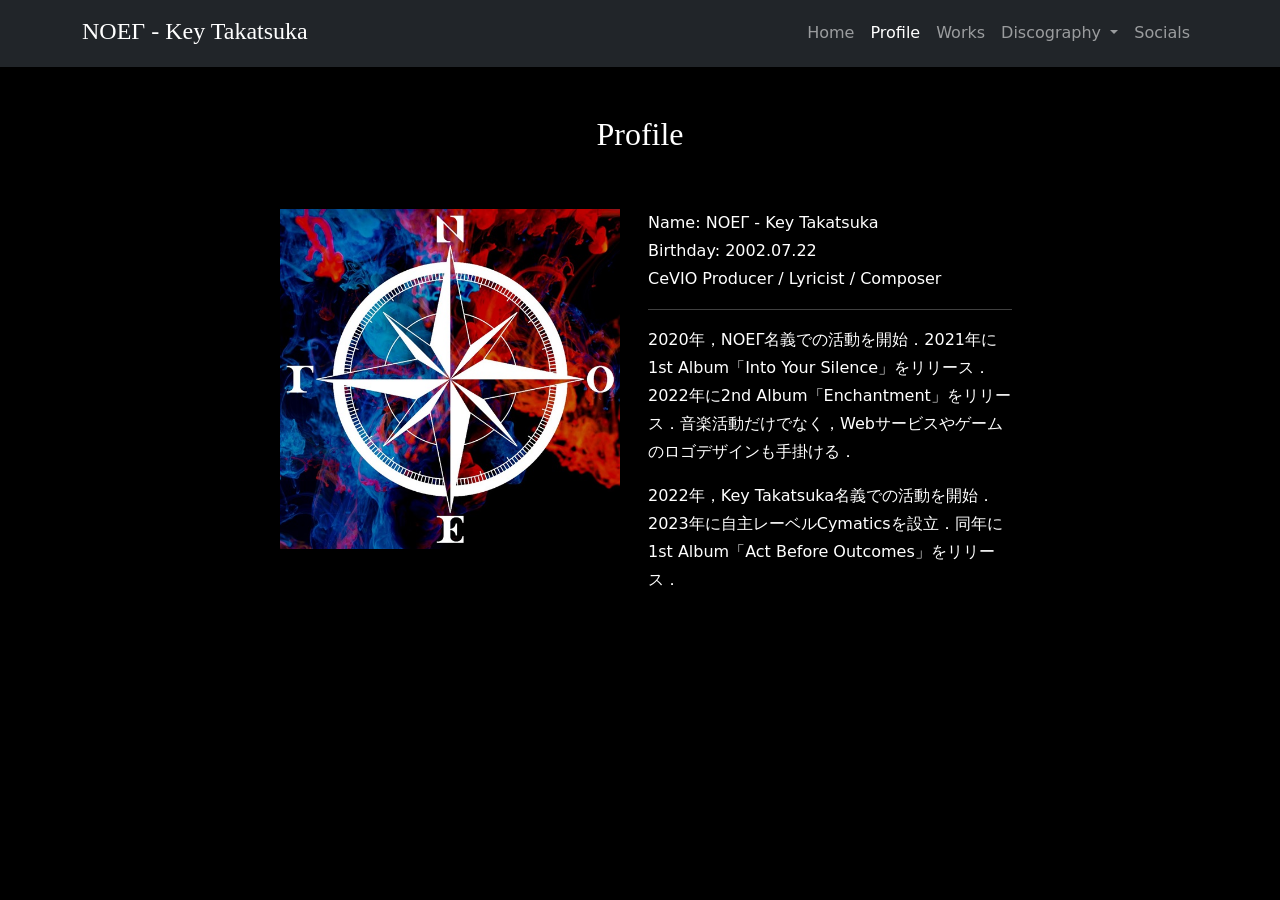
<file: Profile/index.html>
<!doctype html>
<html lang="en">
  <head>
    <meta charset="utf-8">
    <meta name="viewport" content="width=device-width, initial-scale=1">
    <title>Profile | NOE&Gamma; - Key Takatsuka</title>
    <link rel="shortcut icon" href="../media/favicon.ico"/>
    <link href="https://cdn.jsdelivr.net/npm/bootstrap@5.3.0/dist/css/bootstrap.min.css" rel="stylesheet" integrity="sha384-9ndCyUaIbzAi2FUVXJi0CjmCapSmO7SnpJef0486qhLnuZ2cdeRhO02iuK6FUUVM" crossorigin="anonymous">
  </head>
  <body class="bg-black text-white">
    <nav class="navbar navbar-expand-lg navbar-dark bg-dark">
  <div class="container">
    <a class="navbar-brand" href="#">
      <h4 class="text-white pt-1">
        <font face="serif">
          NOE&Gamma; - Key Takatsuka
        </font>
      </h4>
    </a>
    <button class="navbar-toggler" type="button" data-bs-toggle="collapse" data-bs-target="#navbarSupportedContent" aria-controls="navbarSupportedContent" aria-expanded="false" aria-label="Toggle navigation">
      <span class="navbar-toggler-icon"></span>
    </button>
    <div class="collapse navbar-collapse" id="navbarSupportedContent">
      <ul class="navbar-nav ms-auto mb-2 mb-lg-0">
        <li class="nav-item">
          <a class="nav-link" href="../index.html">Home</a>
        </li>
        <li class="nav-item">
          <a class="nav-link active" href="#">Profile</a>
        </li>
        <li class="nav-item">
          <a class="nav-link" href="../Works/index.html">Works</a>
        </li>
        <li class="nav-item dropdown">
          <a class="nav-link dropdown-toggle" aria-current="page" href="#" role="button" data-bs-toggle="dropdown" aria-expanded="false">
            Discography
          </a>
          <ul class="dropdown-menu" data-bs-theme="dark">
            <li><a class="dropdown-item " href="../Discography/NOEL/index.html">NOE&Gamma;</a></li>
            <li><a class="dropdown-item" href="../Discography/KeyTakatsuka/index.html">Key Takatsuka</a></li>
          </ul>
        </li>
        <li class="nav-item">
          <a class="nav-link" href="../Socials/index.html">Socials</a>
        </li>
      </ul>
    </div>
  </div>
</nav>
<h2 class="text-center my-5">
  <font face="serif">
    Profile
  </font>
</h2>
<div class="container my-5">
  <div class="row">
    <div class="col-md-2"></div>
    <div class="col-md-4"><img src="media/icon.jpg" class="img-fluid px-5 py-2 px-md-2"></div>
    <div class="col-md-4 px-5 py-2 px-md-2" style="line-height:1.75rem">
      <p>Name: NOE&Gamma; - Key Takatsuka<br>Birthday: 2002.07.22<br>CeVIO Producer / Lyricist / Composer</p>
      <hr>
      <p>2020年，NOE&Gamma;名義での活動を開始．2021年に1st Album「Into Your Silence」をリリース．2022年に2nd Album「Enchantment」をリリース．音楽活動だけでなく，Webサービスやゲームのロゴデザインも手掛ける．</p>
      <p>2022年，Key Takatsuka名義での活動を開始．2023年に自主レーベルCymaticsを設立．同年に1st Album「Act Before Outcomes」をリリース．</p>
    </div>
    <div class="col-md-2"></div>
  </div>
</div>
    <script src="https://cdn.jsdelivr.net/npm/bootstrap@5.3.0/dist/js/bootstrap.bundle.min.js" integrity="sha384-geWF76RCwLtnZ8qwWowPQNguL3RmwHVBC9FhGdlKrxdiJJigb/j/68SIy3Te4Bkz" crossorigin="anonymous"></script>
  </body>
</html>
</file>
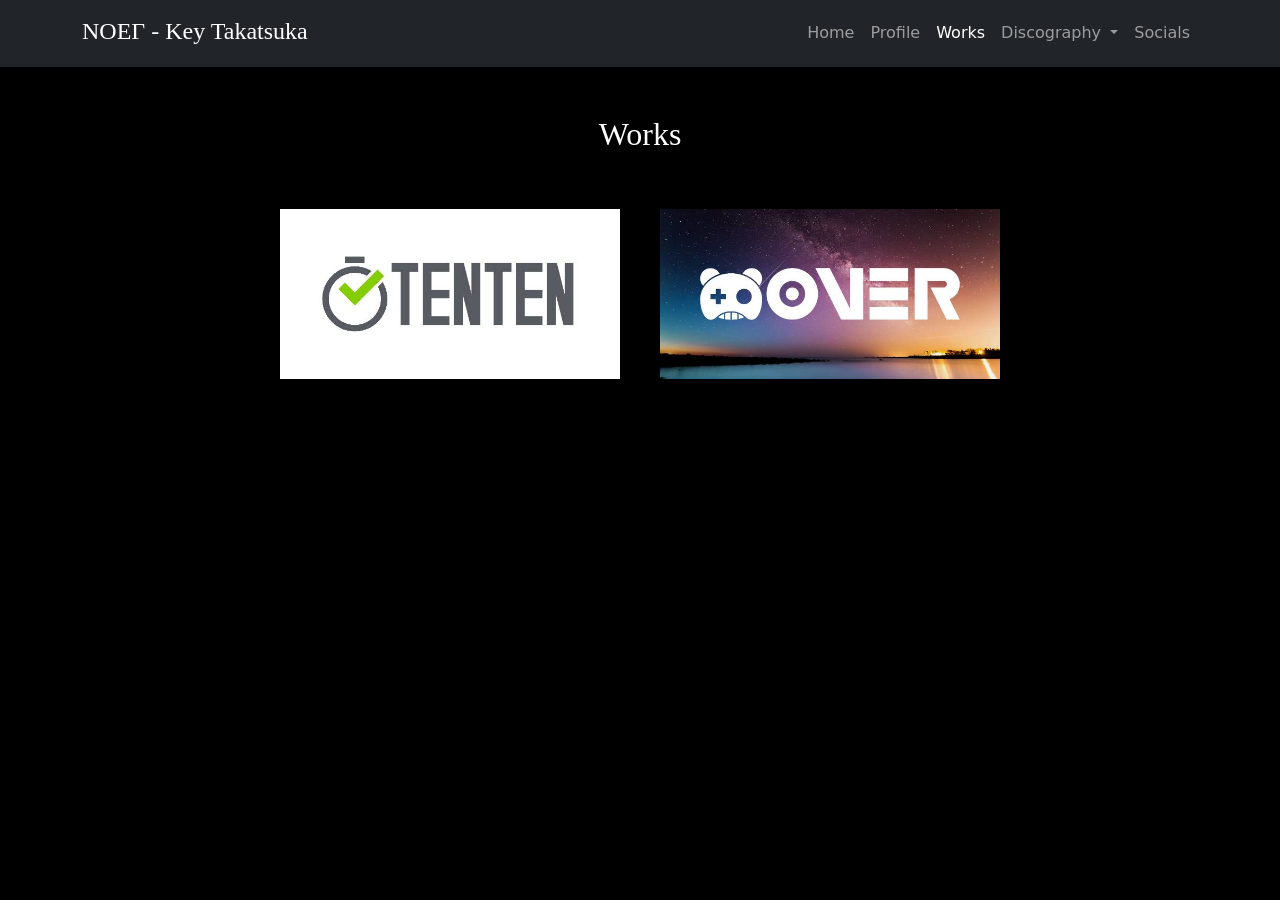
<file: Works/index.html>
<!doctype html>
<html lang="en">
  <head>
    <meta charset="utf-8">
    <meta name="viewport" content="width=device-width, initial-scale=1">
    <title>Works | NOE&Gamma; - Key Takatsuka</title>
    <link rel="shortcut icon" href="../media/favicon.ico"/>
    <link href="https://cdn.jsdelivr.net/npm/bootstrap@5.3.0/dist/css/bootstrap.min.css" rel="stylesheet" integrity="sha384-9ndCyUaIbzAi2FUVXJi0CjmCapSmO7SnpJef0486qhLnuZ2cdeRhO02iuK6FUUVM" crossorigin="anonymous">
  </head>
  <body class="bg-black text-white">
    <nav class="navbar navbar-expand-lg navbar-dark bg-dark">
  <div class="container">
    <a class="navbar-brand" href="#">
      <h4 class="text-white pt-1">
        <font face="serif">
          NOE&Gamma; - Key Takatsuka
        </font>
      </h4>
    </a>
    <button class="navbar-toggler" type="button" data-bs-toggle="collapse" data-bs-target="#navbarSupportedContent" aria-controls="navbarSupportedContent" aria-expanded="false" aria-label="Toggle navigation">
      <span class="navbar-toggler-icon"></span>
    </button>
    <div class="collapse navbar-collapse" id="navbarSupportedContent">
      <ul class="navbar-nav ms-auto mb-2 mb-lg-0">
        <li class="nav-item">
          <a class="nav-link" href="../index.html">Home</a>
        </li>
        <li class="nav-item">
          <a class="nav-link" href="../Profile/index.html">Profile</a>
        </li>
        <li class="nav-item">
          <a class="nav-link active" href="#">Works</a>
        </li>
        <li class="nav-item dropdown">
          <a class="nav-link dropdown-toggle" aria-current="page" href="#" role="button" data-bs-toggle="dropdown" aria-expanded="false">
            Discography
          </a>
          <ul class="dropdown-menu" data-bs-theme="dark">
            <li><a class="dropdown-item " href="../Discography/NOEL/index.html">NOE&Gamma;</a></li>
            <li><a class="dropdown-item" href="../Discography/KeyTakatsuka/index.html">Key Takatsuka</a></li>
          </ul>
        </li>
        <li class="nav-item">
          <a class="nav-link" href="../Socials/index.html">Socials</a>
        </li>
      </ul>
    </div>
  </div>
</nav>
<h2 class="text-center my-5">
  <font face="serif">
    Works
  </font>
</h2>
<div class="container my-5">
  <div class="row">
    <div class="col-md-2"></div>
    <div class="col-md-4"><a href="TenTen/index.html"><img src="media/TENTEN.jpg" class="img-fluid px-5 py-2 px-md-2"></a></div>
    <div class="col-md-4"><a href="OVER/index.html"><img src="media/OVER.jpg" class="img-fluid px-5 py-2 px-md-2"></a></div>
    <div class="col-md-2"></div>
  </div>
</div>
    <script src="https://cdn.jsdelivr.net/npm/bootstrap@5.3.0/dist/js/bootstrap.bundle.min.js" integrity="sha384-geWF76RCwLtnZ8qwWowPQNguL3RmwHVBC9FhGdlKrxdiJJigb/j/68SIy3Te4Bkz" crossorigin="anonymous"></script>
  </body>
</html>
</file>
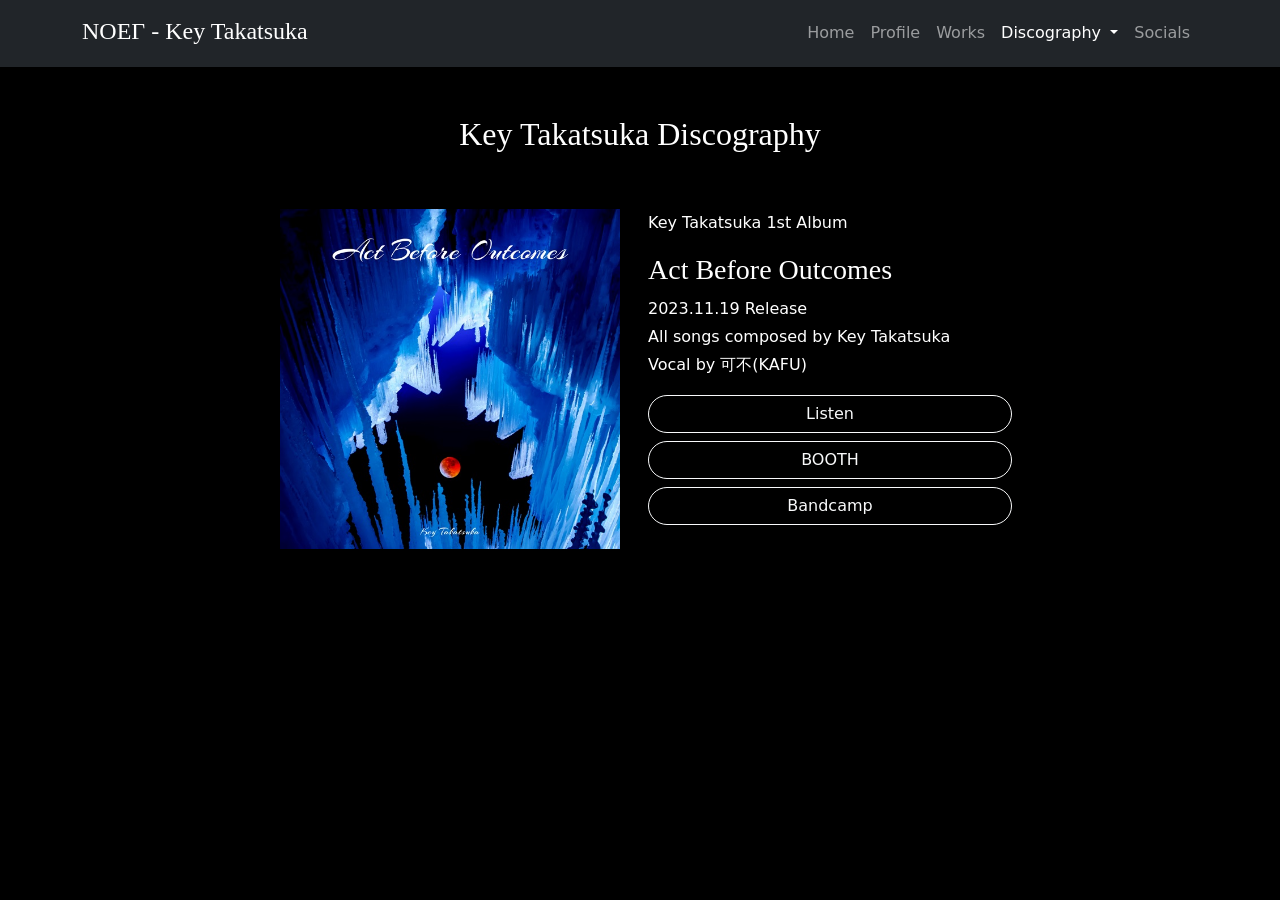
<file: Discography/KeyTakatsuka/index.html>
<!doctype html>
<html lang="en">
  <head>
    <meta charset="utf-8">
    <meta name="viewport" content="width=device-width, initial-scale=1">
    <title>Discography | NOE&Gamma; - Key Takatsuka</title>
    <link rel="shortcut icon" href="../../media/favicon.ico"/>
    <link href="https://cdn.jsdelivr.net/npm/bootstrap@5.3.0/dist/css/bootstrap.min.css" rel="stylesheet" integrity="sha384-9ndCyUaIbzAi2FUVXJi0CjmCapSmO7SnpJef0486qhLnuZ2cdeRhO02iuK6FUUVM" crossorigin="anonymous">
  </head>
  <body class="bg-black text-white">
    <nav class="navbar navbar-expand-lg navbar-dark bg-dark">
  <div class="container">
    <a class="navbar-brand" href="#">
      <h4 class="text-white pt-1">
        <font face="serif">
          NOE&Gamma; - Key Takatsuka
        </font>
      </h4>
    </a>
    <button class="navbar-toggler" type="button" data-bs-toggle="collapse" data-bs-target="#navbarSupportedContent" aria-controls="navbarSupportedContent" aria-expanded="false" aria-label="Toggle navigation">
      <span class="navbar-toggler-icon"></span>
    </button>
    <div class="collapse navbar-collapse" id="navbarSupportedContent">
      <ul class="navbar-nav ms-auto mb-2 mb-lg-0">
        <li class="nav-item">
          <a class="nav-link" href="../../index.html">Home</a>
        </li>
        <li class="nav-item">
          <a class="nav-link" href="../../Profile/index.html">Profile</a>
        </li>
        <li class="nav-item">
          <a class="nav-link" href="../../Works/index.html">Works</a>
        </li>
        <li class="nav-item dropdown">
          <a class="nav-link active dropdown-toggle" aria-current="page" href="#" role="button" data-bs-toggle="dropdown" aria-expanded="false">
            Discography
          </a>
          <ul class="dropdown-menu" data-bs-theme="dark">
            <li><a class="dropdown-item " href="../NOEL/index.html">NOE&Gamma;</a></li>
            <li><a class="dropdown-item" href="#">Key Takatsuka</a></li>
          </ul>
        </li>
        <li class="nav-item">
          <a class="nav-link" href="../../Socials/index.html">Socials</a>
        </li>
      </ul>
    </div>
  </div>
</nav>
<h2 class="text-center my-5">
  <font face="serif">
    Key Takatsuka Discography
  </font>
</h2>
<div class="container my-5">
  <div class="row">
    <div class="col-md-2"></div>
    <div class="col-md-4"><img src="media/Act_Before_Outcomes.jpg" class="img-fluid px-5 py-2 px-md-2"></div>
    <div class="col-md-4 px-5 py-2 px-md-2" style="line-height:1.75rem">
      <p>Key Takatsuka 1st Album</p>
      <font face="serif">
        <h3>Act Before Outcomes</h3>
      </font>
      <p>2023.11.19 Release<br>All songs composed by Key Takatsuka<br>Vocal by 可不(KAFU)</p>
      <div class="d-grid gap-2">
        <a href="https://nodee.net/a/0bkgaxrz" target="_blank" type="button" class="btn btn-outline-light rounded-pill">Listen</a>
        <a href="https://keytakatsuka.booth.pm/items/5265125" target="_blank" type="button" class="btn btn-outline-light rounded-pill">BOOTH</a>
        <a href="https://noel-404.bandcamp.com/album/act-before-outcomes" target="_blank" type="button" class="btn btn-outline-light rounded-pill">Bandcamp</a>
      </div>
    </div>
    <div class="col-md-2"></div>
  </div>
</div>
    <script src="https://cdn.jsdelivr.net/npm/bootstrap@5.3.0/dist/js/bootstrap.bundle.min.js" integrity="sha384-geWF76RCwLtnZ8qwWowPQNguL3RmwHVBC9FhGdlKrxdiJJigb/j/68SIy3Te4Bkz" crossorigin="anonymous"></script>
  </body>
</html>
</file>
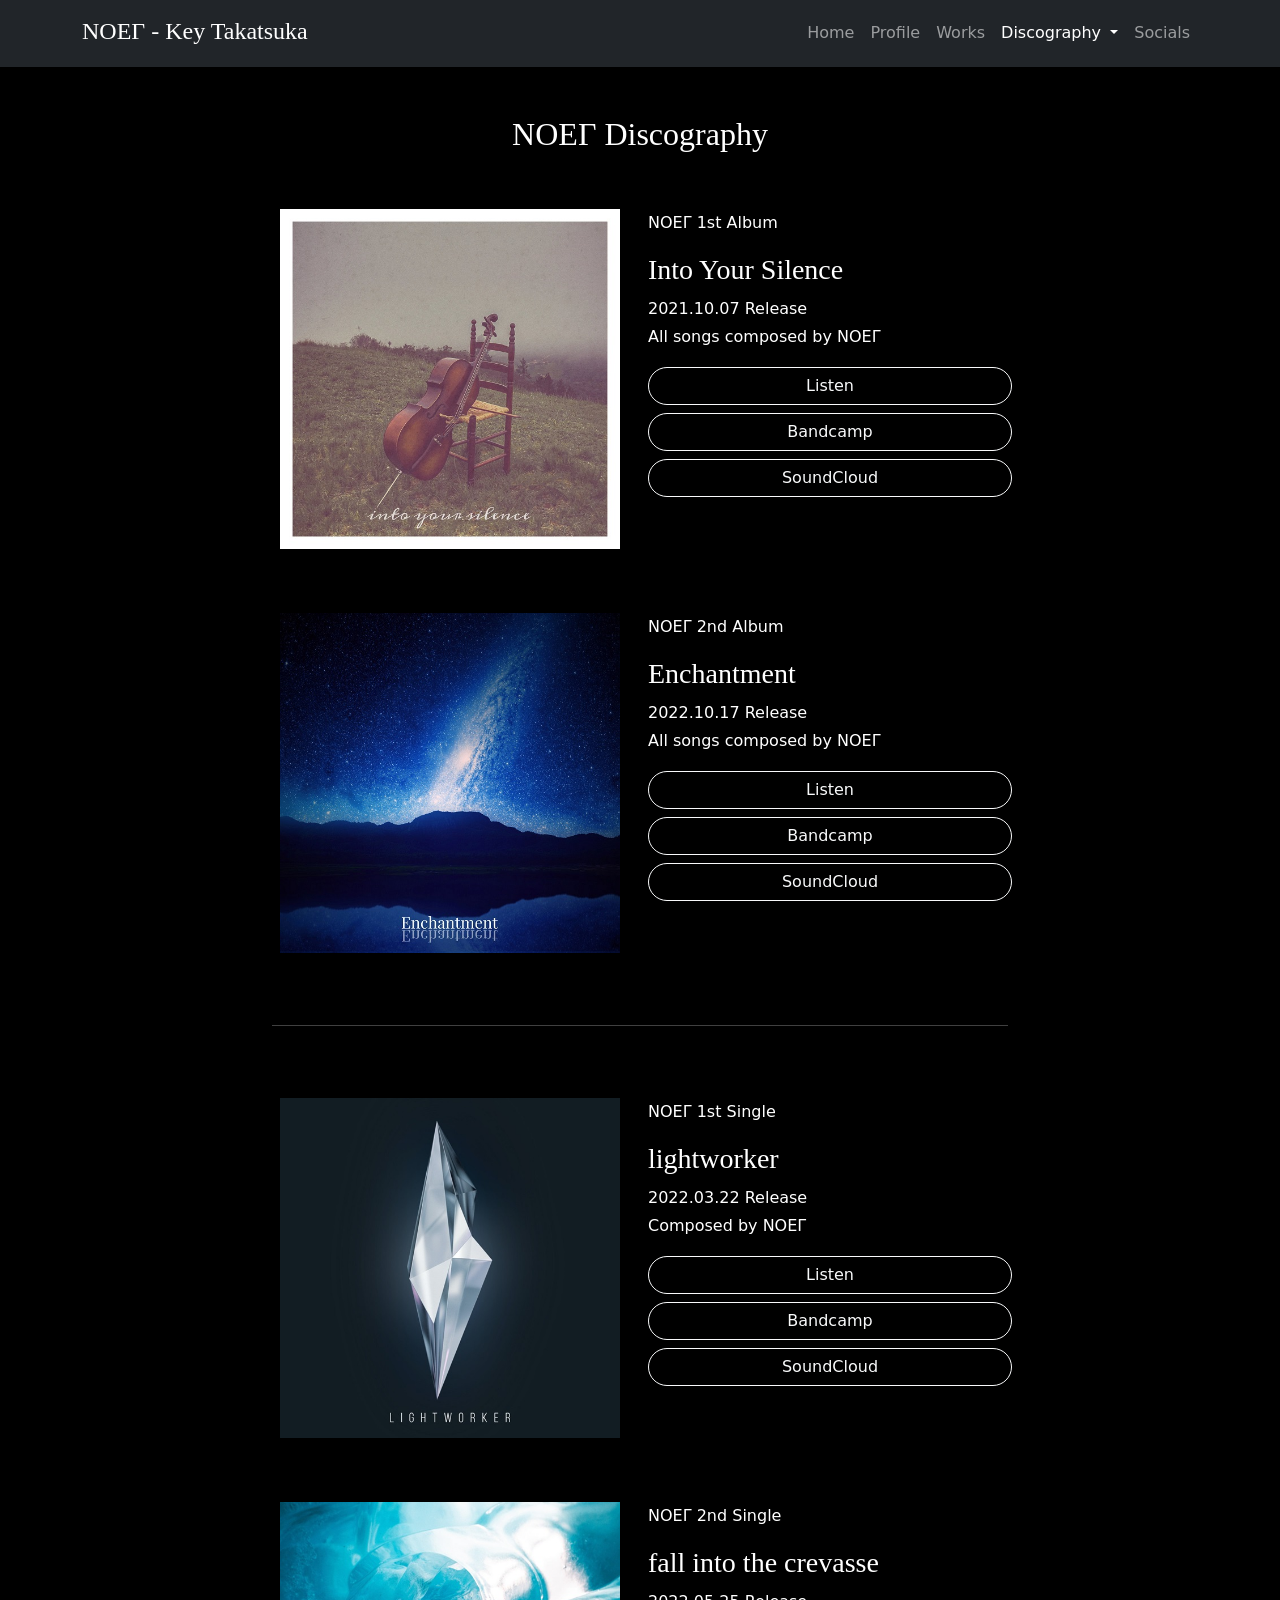
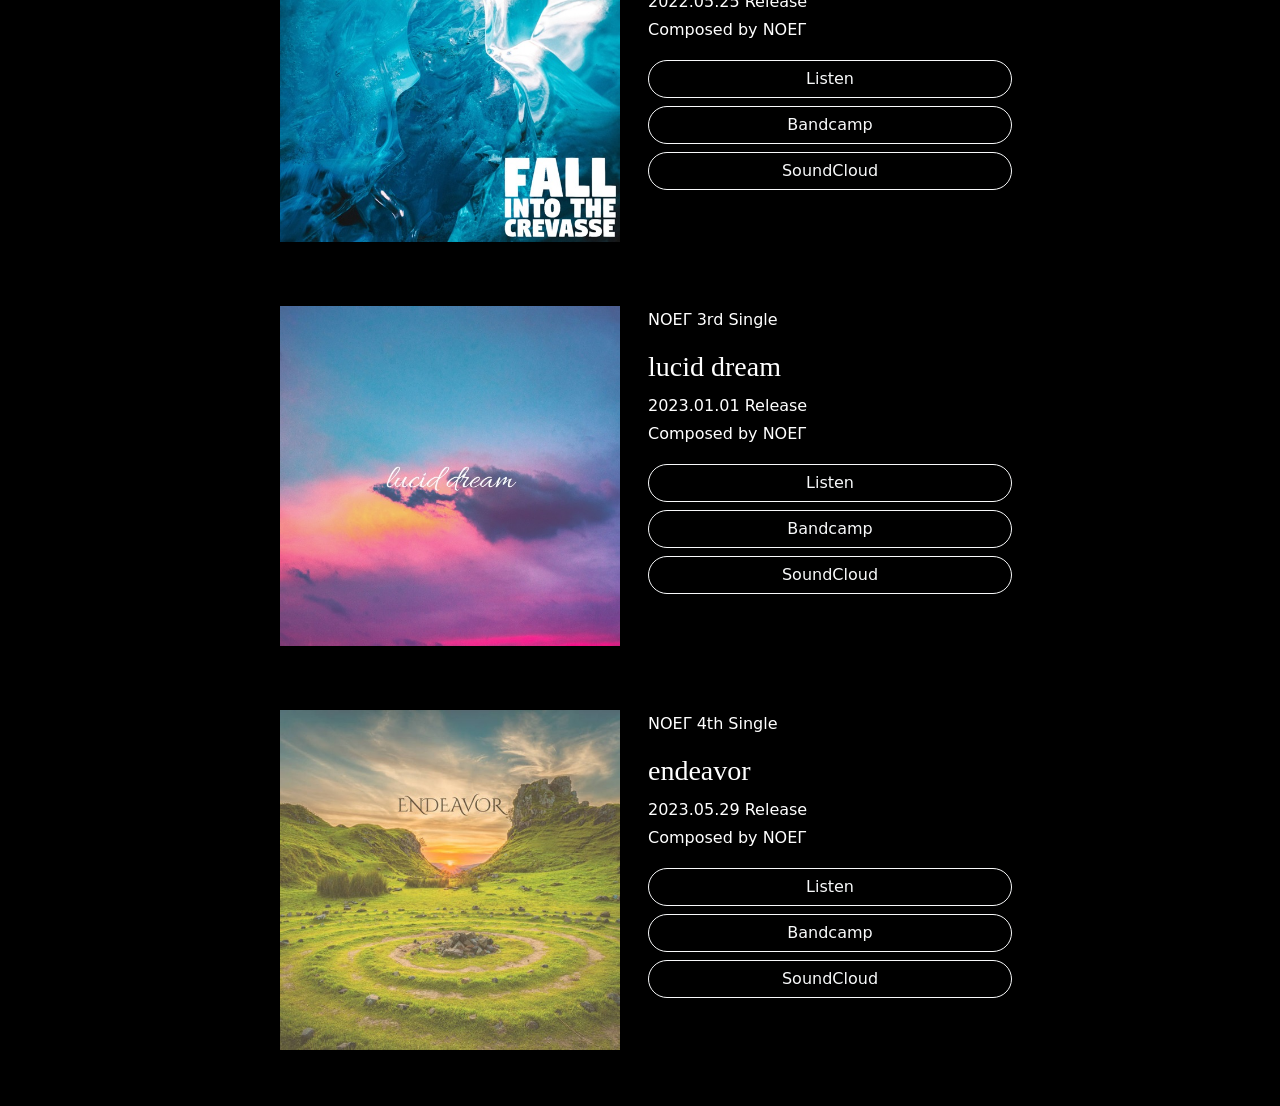
<file: Discography/NOEL/index.html>
<!doctype html>
<html lang="en">
  <head>
    <meta charset="utf-8">
    <meta name="viewport" content="width=device-width, initial-scale=1">
    <title>Discography | NOE&Gamma; - Key Takatsuka</title>
    <link rel="shortcut icon" href="../../media/favicon.ico"/>
    <link href="https://cdn.jsdelivr.net/npm/bootstrap@5.3.0/dist/css/bootstrap.min.css" rel="stylesheet" integrity="sha384-9ndCyUaIbzAi2FUVXJi0CjmCapSmO7SnpJef0486qhLnuZ2cdeRhO02iuK6FUUVM" crossorigin="anonymous">
  </head>
  <body class="bg-black text-white">
    <nav class="navbar navbar-expand-lg navbar-dark bg-dark">
  <div class="container">
    <a class="navbar-brand" href="#">
      <h4 class="text-white pt-1">
        <font face="serif">
          NOE&Gamma; - Key Takatsuka
        </font>
      </h4>
    </a>
    <button class="navbar-toggler" type="button" data-bs-toggle="collapse" data-bs-target="#navbarSupportedContent" aria-controls="navbarSupportedContent" aria-expanded="false" aria-label="Toggle navigation">
      <span class="navbar-toggler-icon"></span>
    </button>
    <div class="collapse navbar-collapse" id="navbarSupportedContent">
      <ul class="navbar-nav ms-auto mb-2 mb-lg-0">
        <li class="nav-item">
          <a class="nav-link" href="../../index.html">Home</a>
        </li>
        <li class="nav-item">
          <a class="nav-link" href="../../Profile/index.html">Profile</a>
        </li>
        <li class="nav-item">
          <a class="nav-link" href="../../Works/index.html">Works</a>
        </li>
        <li class="nav-item dropdown">
          <a class="nav-link active dropdown-toggle" aria-current="page" href="#" role="button" data-bs-toggle="dropdown" aria-expanded="false">
            Discography
          </a>
          <ul class="dropdown-menu" data-bs-theme="dark">
            <li><a class="dropdown-item " href="#">NOE&Gamma;</a></li>
            <li><a class="dropdown-item" href="../KeyTakatsuka/index.html">Key Takatsuka</a></li>
          </ul>
        </li>
        <li class="nav-item">
          <a class="nav-link" href="../../Socials/index.html">Socials</a>
        </li>
      </ul>
    </div>
  </div>
</nav>
<h2 class="text-center my-5">
  <font face="serif">
    NOE&Gamma; Discography
  </font>
</h2>
<div class="container my-5">
  <div class="row">
    <div class="col-md-2"></div>
    <div class="col-md-4"><img src="media/Into_Your_Silence.jpg" class="img-fluid px-5 py-2 px-md-2"></div>
    <div class="col-md-4 px-5 py-2 px-md-2" style="line-height:1.75rem">
      <p>NOE&Gamma; 1st Album</p>
      <font face="serif">
        <h3>Into Your Silence</h3>
      </font>
      <p>2021.10.07 Release<br>All songs composed by NOE&Gamma;</p>
      <div class="d-grid gap-2">
        <a href="https://linkcloud.mu/7a99e7e9" target="_blank" type="button" class="btn btn-outline-light rounded-pill">Listen</a>
        <a href="https://noel-404.bandcamp.com/album/into-your-silence" target="_blank" type="button" class="btn btn-outline-light rounded-pill">Bandcamp</a>
        <a href="https://soundcloud.com/noel_404/sets/into-your-silence" target="_blank" type="button" class="btn btn-outline-light rounded-pill">SoundCloud</a>
      </div>
    </div>
    <div class="col-md-2"></div>
  </div>
</div>
<div class="container my-5">
  <div class="row">
    <div class="col-md-2"></div>
    <div class="col-md-4"><img src="media/Enchantment.jpg" class="img-fluid px-5 py-2 px-md-2"></div>
    <div class="col-md-4 px-5 py-2 px-md-2" style="line-height:1.75rem">
      <p>NOE&Gamma; 2nd Album</p>
      <font face="serif">
        <h3>Enchantment</h3>
      </font>
      <p>2022.10.17 Release<br>All songs composed by NOE&Gamma;</p>
      <div class="d-grid gap-2">
        <a href="https://linkcloud.mu/5fc3da27" target="_blank" type="button" class="btn btn-outline-light rounded-pill">Listen</a>
        <a href="https://noel-404.bandcamp.com/album/enchantment" target="_blank" type="button" class="btn btn-outline-light rounded-pill">Bandcamp</a>
        <a href="https://soundcloud.com/noel_404/sets/enchantment" target="_blank" type="button" class="btn btn-outline-light rounded-pill">SoundCloud</a>
      </div>
    </div>
    <div class="col-md-2"></div>
  </div>
</div>
<div class="container my-5">
  <div class="row">
    <div class="col-md-2"></div>
    <div class="col-md-8"><hr></div>
    <div class="col-md-2"></div>
  </div>
</div>
<div class="container my-5">
  <div class="row">
    <div class="col-md-2"></div>
    <div class="col-md-4"><img src="media/lightworker.jpg" class="img-fluid px-5 py-2 px-md-2"></div>
    <div class="col-md-4 px-5 py-2 px-md-2" style="line-height:1.75rem">
      <p>NOE&Gamma; 1st Single</p>
      <font face="serif">
        <h3>lightworker</h3>
      </font>
      <p>2022.03.22 Release<br>Composed by NOE&Gamma;</p>
      <div class="d-grid gap-2">
        <a href="https://linkcloud.mu/b7aca36d" target="_blank" type="button" class="btn btn-outline-light rounded-pill">Listen</a>
        <a href="https://noel-404.bandcamp.com/track/lightworker" target="_blank" type="button" class="btn btn-outline-light rounded-pill">Bandcamp</a>
        <a href="https://soundcloud.com/noel_404/lightworker" target="_blank" type="button" class="btn btn-outline-light rounded-pill">SoundCloud</a>
      </div>
    </div>
    <div class="col-md-2"></div>
  </div>
</div>
<div class="container my-5">
  <div class="row">
    <div class="col-md-2"></div>
    <div class="col-md-4"><img src="media/fall_into_the_crevasse.jpg" class="img-fluid px-5 py-2 px-md-2"></div>
    <div class="col-md-4 px-5 py-2 px-md-2" style="line-height:1.75rem">
      <p>NOE&Gamma; 2nd Single</p>
      <font face="serif">
        <h3>fall into the crevasse</h3>
      </font>
      <p>2022.05.25 Release<br>Composed by NOE&Gamma;</p>
      <div class="d-grid gap-2">
        <a href="https://linkcloud.mu/6e1dc845" target="_blank" type="button" class="btn btn-outline-light rounded-pill">Listen</a>
        <a href="https://noel-404.bandcamp.com/track/fall-into-the-crevasse" target="_blank" type="button" class="btn btn-outline-light rounded-pill">Bandcamp</a>
        <a href="https://soundcloud.com/noel_404/fall-into-the-crevasse" target="_blank" type="button" class="btn btn-outline-light rounded-pill">SoundCloud</a>
      </div>
    </div>
    <div class="col-md-2"></div>
  </div>
</div>
<div class="container my-5">
  <div class="row">
    <div class="col-md-2"></div>
    <div class="col-md-4"><img src="media/lucid_dream.jpg" class="img-fluid px-5 py-2 px-md-2"></div>
    <div class="col-md-4 px-5 py-2 px-md-2" style="line-height:1.75rem">
      <p>NOE&Gamma; 3rd Single</p>
      <font face="serif">
        <h3>lucid dream</h3>
      </font>
      <p>2023.01.01 Release<br>Composed by NOE&Gamma;</p>
      <div class="d-grid gap-2">
        <a href="https://linkcloud.mu/5129ffd3" target="_blank" type="button" class="btn btn-outline-light rounded-pill">Listen</a>
        <a href="https://noel-404.bandcamp.com/track/lucid-dream" target="_blank" type="button" class="btn btn-outline-light rounded-pill">Bandcamp</a>
        <a href="https://soundcloud.com/noel_404/lucid-dream" target="_blank" type="button" class="btn btn-outline-light rounded-pill">SoundCloud</a>
      </div>
    </div>
    <div class="col-md-2"></div>
  </div>
</div>
<div class="container my-5">
  <div class="row">
    <div class="col-md-2"></div>
    <div class="col-md-4"><img src="media/endeavor.jpg" class="img-fluid px-5 py-2 px-md-2"></div>
    <div class="col-md-4 px-5 py-2 px-md-2" style="line-height:1.75rem">
      <p>NOE&Gamma; 4th Single</p>
      <font face="serif">
        <h3>endeavor</h3>
      </font>
      <p>2023.05.29 Release<br>Composed by NOE&Gamma;</p>
      <div class="d-grid gap-2">
        <a href="https://linkcloud.mu/7c2fe8ca" target="_blank" type="button" class="btn btn-outline-light rounded-pill">Listen</a>
        <a href="https://noel-404.bandcamp.com/track/endeavor" target="_blank" type="button" class="btn btn-outline-light rounded-pill">Bandcamp</a>
        <a href="https://soundcloud.com/noel_404/endeavor" target="_blank" type="button" class="btn btn-outline-light rounded-pill">SoundCloud</a>
      </div>
    </div>
    <div class="col-md-2"></div>
  </div>
</div>
    <script src="https://cdn.jsdelivr.net/npm/bootstrap@5.3.0/dist/js/bootstrap.bundle.min.js" integrity="sha384-geWF76RCwLtnZ8qwWowPQNguL3RmwHVBC9FhGdlKrxdiJJigb/j/68SIy3Te4Bkz" crossorigin="anonymous"></script>
  </body>
</html>
</file>
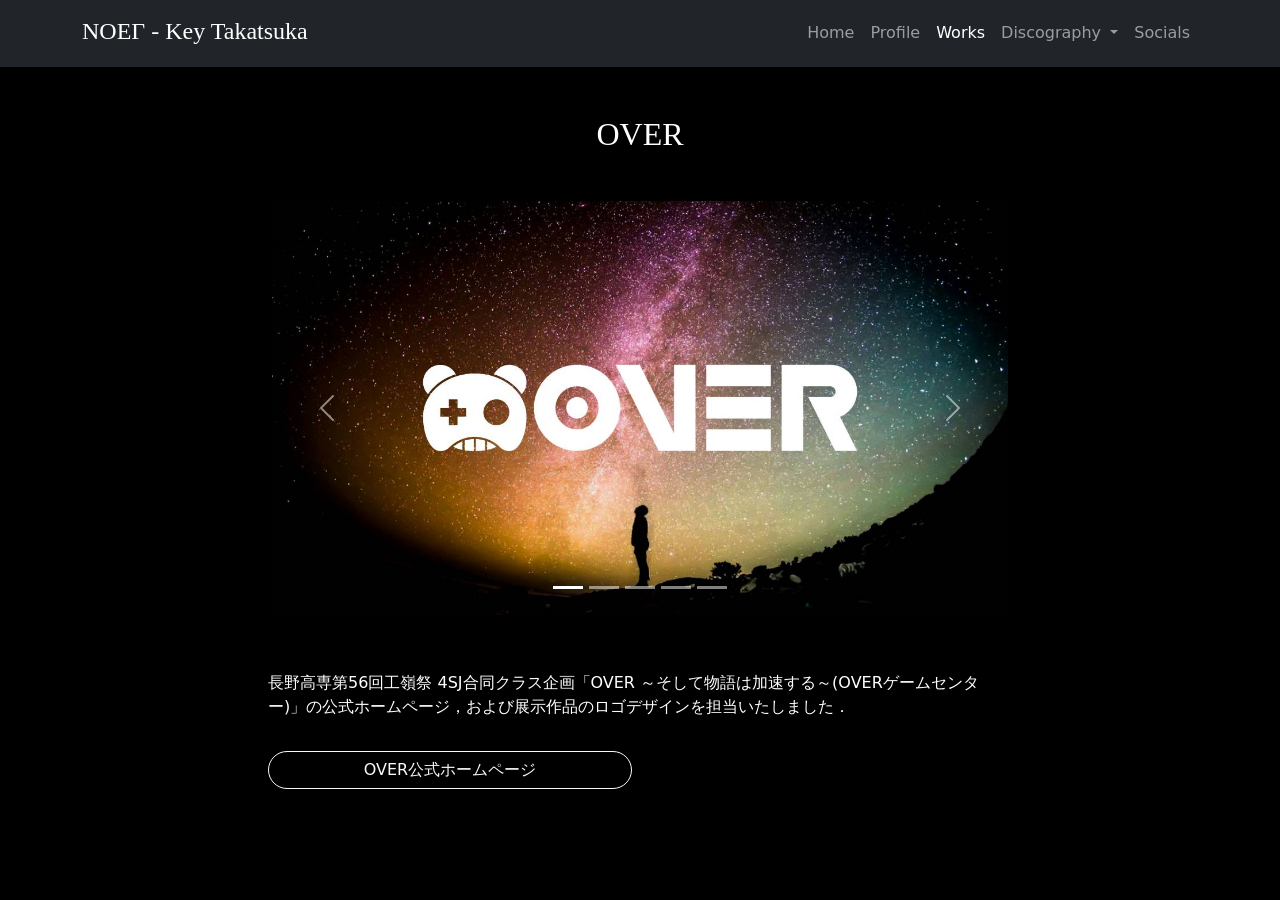
<file: Works/OVER/index.html>
<!doctype html>
<html lang="en">
  <head>
    <meta charset="utf-8">
    <meta name="viewport" content="width=device-width, initial-scale=1">
    <title>OVER - Works | NOE&Gamma; - Key Takatsuka</title>
    <link rel="shortcut icon" href="../../media/favicon.ico"/>
    <link href="https://cdn.jsdelivr.net/npm/bootstrap@5.3.0/dist/css/bootstrap.min.css" rel="stylesheet" integrity="sha384-9ndCyUaIbzAi2FUVXJi0CjmCapSmO7SnpJef0486qhLnuZ2cdeRhO02iuK6FUUVM" crossorigin="anonymous">
  </head>
  <body class="bg-black text-white">
    <nav class="navbar navbar-expand-lg navbar-dark bg-dark">
  <div class="container">
    <a class="navbar-brand" href="#">
      <h4 class="text-white pt-1">
        <font face="serif">
          NOE&Gamma; - Key Takatsuka
        </font>
      </h4>
    </a>
    <button class="navbar-toggler" type="button" data-bs-toggle="collapse" data-bs-target="#navbarSupportedContent" aria-controls="navbarSupportedContent" aria-expanded="false" aria-label="Toggle navigation">
      <span class="navbar-toggler-icon"></span>
    </button>
    <div class="collapse navbar-collapse" id="navbarSupportedContent">
      <ul class="navbar-nav ms-auto mb-2 mb-lg-0">
        <li class="nav-item">
          <a class="nav-link" href="../../index.html">Home</a>
        </li>
        <li class="nav-item">
          <a class="nav-link" href="../../Profile/index.html">Profile</a>
        </li>
        <li class="nav-item">
          <a class="nav-link active" href="../index.html">Works</a>
        </li>
        <li class="nav-item dropdown">
          <a class="nav-link dropdown-toggle" aria-current="page" href="#" role="button" data-bs-toggle="dropdown" aria-expanded="false">
            Discography
          </a>
          <ul class="dropdown-menu" data-bs-theme="dark">
            <li><a class="dropdown-item " href="../../Discography/NOEL/index.html">NOE&Gamma;</a></li>
            <li><a class="dropdown-item" href="../../Discography/KeyTakatsuka/index.html">Key Takatsuka</a></li>
          </ul>
        </li>
        <li class="nav-item">
          <a class="nav-link" href="../../Socials/index.html">Socials</a>
        </li>
      </ul>
    </div>
  </div>
</nav>
<h2 class="text-center my-5">
  <font face="serif">
    OVER
  </font>
</h2>
<div class="container my-5">
  <div class="row">
    <div class="col-md-2"></div>
    <div class="col-md-8">
      <div id="carouselExample" class="carousel slide">
        <div class="carousel-indicators">
          <button type="button" data-bs-target="#carouselExampleIndicators" data-bs-slide-to="0" class="active" aria-current="true" aria-label="Slide 1"></button>
          <button type="button" data-bs-target="#carouselExampleIndicators" data-bs-slide-to="1" aria-label="Slide 2"></button>
          <button type="button" data-bs-target="#carouselExampleIndicators" data-bs-slide-to="2" aria-label="Slide 3"></button>
          <button type="button" data-bs-target="#carouselExampleIndicators" data-bs-slide-to="3" aria-label="Slide 4"></button>
          <button type="button" data-bs-target="#carouselExampleIndicators" data-bs-slide-to="4" aria-label="Slide 5"></button>
        </div>
        <div class="carousel-inner">
          <div class="carousel-item active">
            <img src="media/OVER.jpg" class="d-block w-100">
          </div>
          <div class="carousel-item">
            <img src="media/BLinDISM.jpg" class="d-block w-100">
          </div>
          <div class="carousel-item">
            <img src="media/Laserhythm.jpg" class="d-block w-100">
          </div>
          <div class="carousel-item">
            <img src="media/ShadowHunter.jpg" class="d-block w-100">
          </div>
          <div class="carousel-item">
            <img src="media/JumpOver.jpg" class="d-block w-100">
          </div>
        </div>
        <button class="carousel-control-prev" type="button" data-bs-target="#carouselExample" data-bs-slide="prev">
          <span class="carousel-control-prev-icon" aria-hidden="true"></span>
          <span class="visually-hidden">Previous</span>
        </button>
        <button class="carousel-control-next" type="button" data-bs-target="#carouselExample" data-bs-slide="next">
          <span class="carousel-control-next-icon" aria-hidden="true"></span>
          <span class="visually-hidden">Next</span>
        </button>
      </div>
    </div>
    <div class="col-md-2"></div>
  </div>
</div>
<div class="container my-5">
  <div class="row">
    <div class="col-md-2"></div>
    <div class="col-md-8 px-5 py-2 px-md-2">
      <p>長野高専第56回工嶺祭 4SJ合同クラス企画「OVER ～そして物語は加速する～(OVERゲームセンター)」の公式ホームページ，および展示作品のロゴデザインを担当いたしました．</p>
    </div>
    <div class="col-md-2"></div>
  </div>
  <div class="row">
    <div class="col-md-2"></div>
    <div class="col-md-4 px-5 py-2 px-md-2">
      <div class="d-grid gap-2">
        <a href="https://over.nnct18j.com/" target="_blank" type="button" class="btn btn-outline-light rounded-pill">OVER公式ホームページ</a>
      </div>
    </div>
    <div class="col-md-8"></div>
  </div>
</div>
    <script src="https://cdn.jsdelivr.net/npm/bootstrap@5.3.0/dist/js/bootstrap.bundle.min.js" integrity="sha384-geWF76RCwLtnZ8qwWowPQNguL3RmwHVBC9FhGdlKrxdiJJigb/j/68SIy3Te4Bkz" crossorigin="anonymous"></script>
  </body>
</html>
</file>
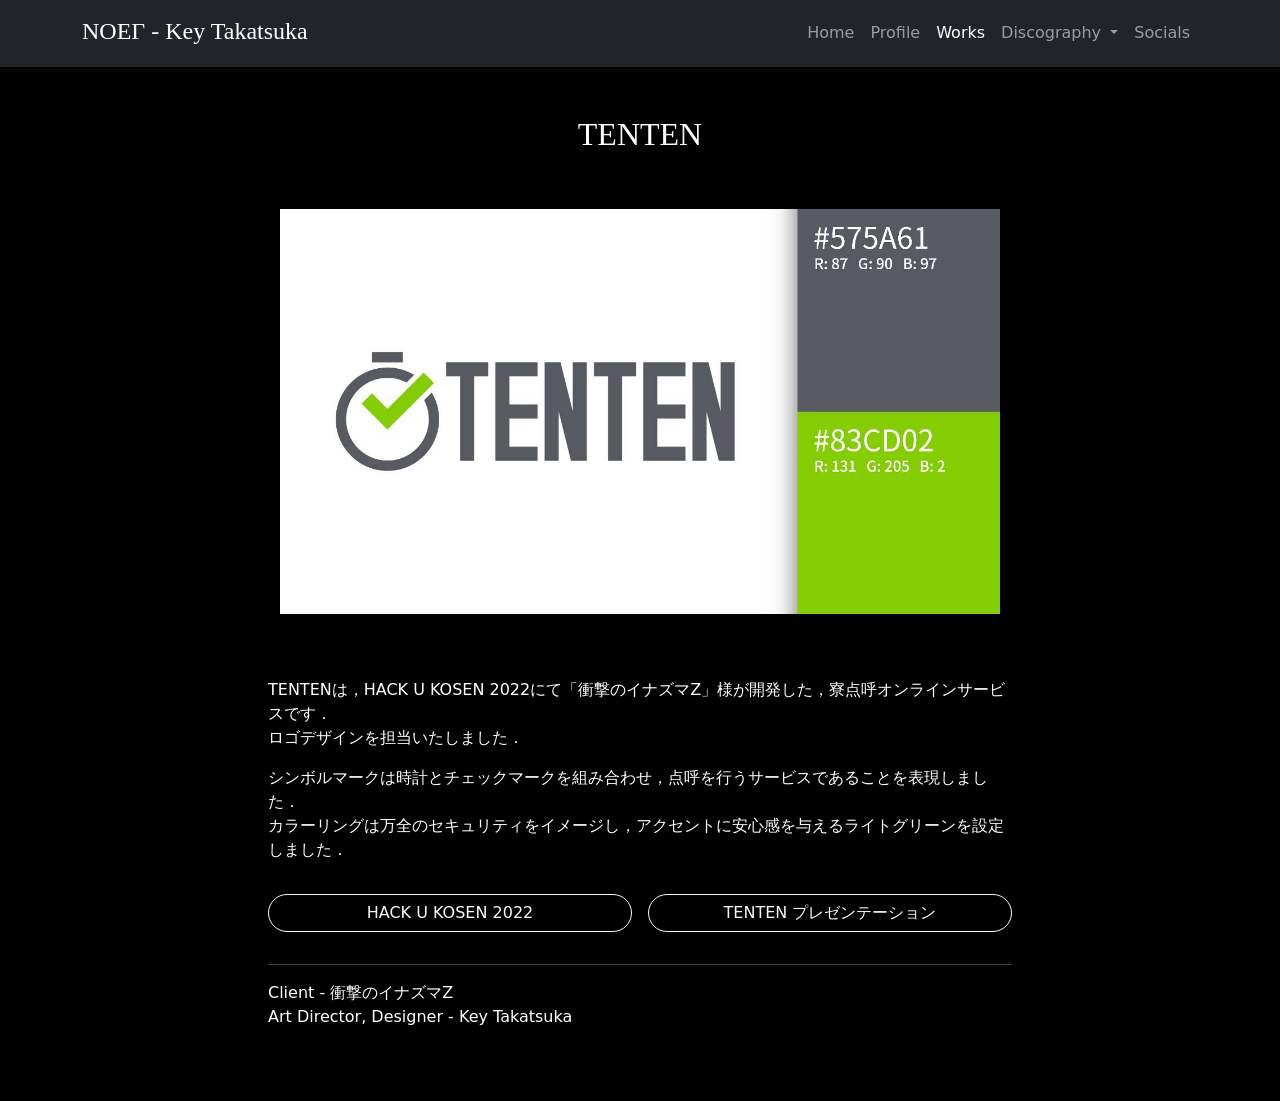
<file: Works/TenTen/index.html>
<!doctype html>
<html lang="en">
  <head>
    <meta charset="utf-8">
    <meta name="viewport" content="width=device-width, initial-scale=1">
    <title>TENTEN - Works | NOE&Gamma; - Key Takatsuka</title>
    <link rel="shortcut icon" href="../../media/favicon.ico"/>
    <link href="https://cdn.jsdelivr.net/npm/bootstrap@5.3.0/dist/css/bootstrap.min.css" rel="stylesheet" integrity="sha384-9ndCyUaIbzAi2FUVXJi0CjmCapSmO7SnpJef0486qhLnuZ2cdeRhO02iuK6FUUVM" crossorigin="anonymous">
  </head>
  <body class="bg-black text-white">
    <nav class="navbar navbar-expand-lg navbar-dark bg-dark">
  <div class="container">
    <a class="navbar-brand" href="#">
      <h4 class="text-white pt-1">
        <font face="serif">
          NOE&Gamma; - Key Takatsuka
        </font>
      </h4>
    </a>
    <button class="navbar-toggler" type="button" data-bs-toggle="collapse" data-bs-target="#navbarSupportedContent" aria-controls="navbarSupportedContent" aria-expanded="false" aria-label="Toggle navigation">
      <span class="navbar-toggler-icon"></span>
    </button>
    <div class="collapse navbar-collapse" id="navbarSupportedContent">
      <ul class="navbar-nav ms-auto mb-2 mb-lg-0">
        <li class="nav-item">
          <a class="nav-link" href="../../index.html">Home</a>
        </li>
        <li class="nav-item">
          <a class="nav-link" href="../../Profile/index.html">Profile</a>
        </li>
        <li class="nav-item">
          <a class="nav-link active" href="../index.html">Works</a>
        </li>
        <li class="nav-item dropdown">
          <a class="nav-link dropdown-toggle" aria-current="page" href="#" role="button" data-bs-toggle="dropdown" aria-expanded="false">
            Discography
          </a>
          <ul class="dropdown-menu" data-bs-theme="dark">
            <li><a class="dropdown-item " href="../../Discography/NOEL/index.html">NOE&Gamma;</a></li>
            <li><a class="dropdown-item" href="../../Discography/KeyTakatsuka/index.html">Key Takatsuka</a></li>
          </ul>
        </li>
        <li class="nav-item">
          <a class="nav-link" href="../../Socials/index.html">Socials</a>
        </li>
      </ul>
    </div>
  </div>
</nav>
<h2 class="text-center my-5">
  <font face="serif">
    TENTEN
  </font>
</h2>
<div class="container my-5">
  <div class="row">
    <div class="col-md-2"></div>
    <div class="col-md-8"><img src="media/TENTEN.jpg" class="img-fluid px-5 py-2 px-md-2"></div>
    <div class="col-md-2"></div>
  </div>
</div>
<div class="container my-5">
  <div class="row">
    <div class="col-md-2"></div>
    <div class="col-md-8 px-5 py-2 px-md-2">
      <p>TENTENは，HACK U KOSEN 2022にて「衝撃のイナズマZ」様が開発した，寮点呼オンラインサービスです．<br>ロゴデザインを担当いたしました．</p>
      <p>シンボルマークは時計とチェックマークを組み合わせ，点呼を行うサービスであることを表現しました．<br>カラーリングは万全のセキュリティをイメージし，アクセントに安心感を与えるライトグリーンを設定しました．
    </div>
    <div class="col-md-2"></div>
  </div>
  <div class="row">
    <div class="col-md-2"></div>
    <div class="col-md-4 px-5 py-2 px-md-2">
      <div class="d-grid gap-2">
        <a href="https://hacku.yahoo.co.jp/kosen2022/" target="_blank" type="button" class="btn btn-outline-light rounded-pill">HACK U KOSEN 2022</a>
      </div>
    </div>
    <div class="col-md-4 px-5 py-2 px-md-2">
      <div class="d-grid gap-2">
        <a href="https://www.youtube.com/watch?v=VIwtxB-X24k&t=3408s" target="_blank" type="button" class="btn btn-outline-light rounded-pill">TENTEN プレゼンテーション</a>
      </div>
    </div>
    <div class="col-md-4"></div>
  </div>
  <div class="row">
    <div class="col-md-2"></div>
    <div class="col-md-8 px-5 py-2 px-md-2">
      <hr>
      <p>Client - 衝撃のイナズマZ<br>Art Director, Designer - Key Takatsuka</p>
    </div>
    <div class="col-md-2"></div>
  </div>
</div>
    <script src="https://cdn.jsdelivr.net/npm/bootstrap@5.3.0/dist/js/bootstrap.bundle.min.js" integrity="sha384-geWF76RCwLtnZ8qwWowPQNguL3RmwHVBC9FhGdlKrxdiJJigb/j/68SIy3Te4Bkz" crossorigin="anonymous"></script>
  </body>
</html>
</file>
